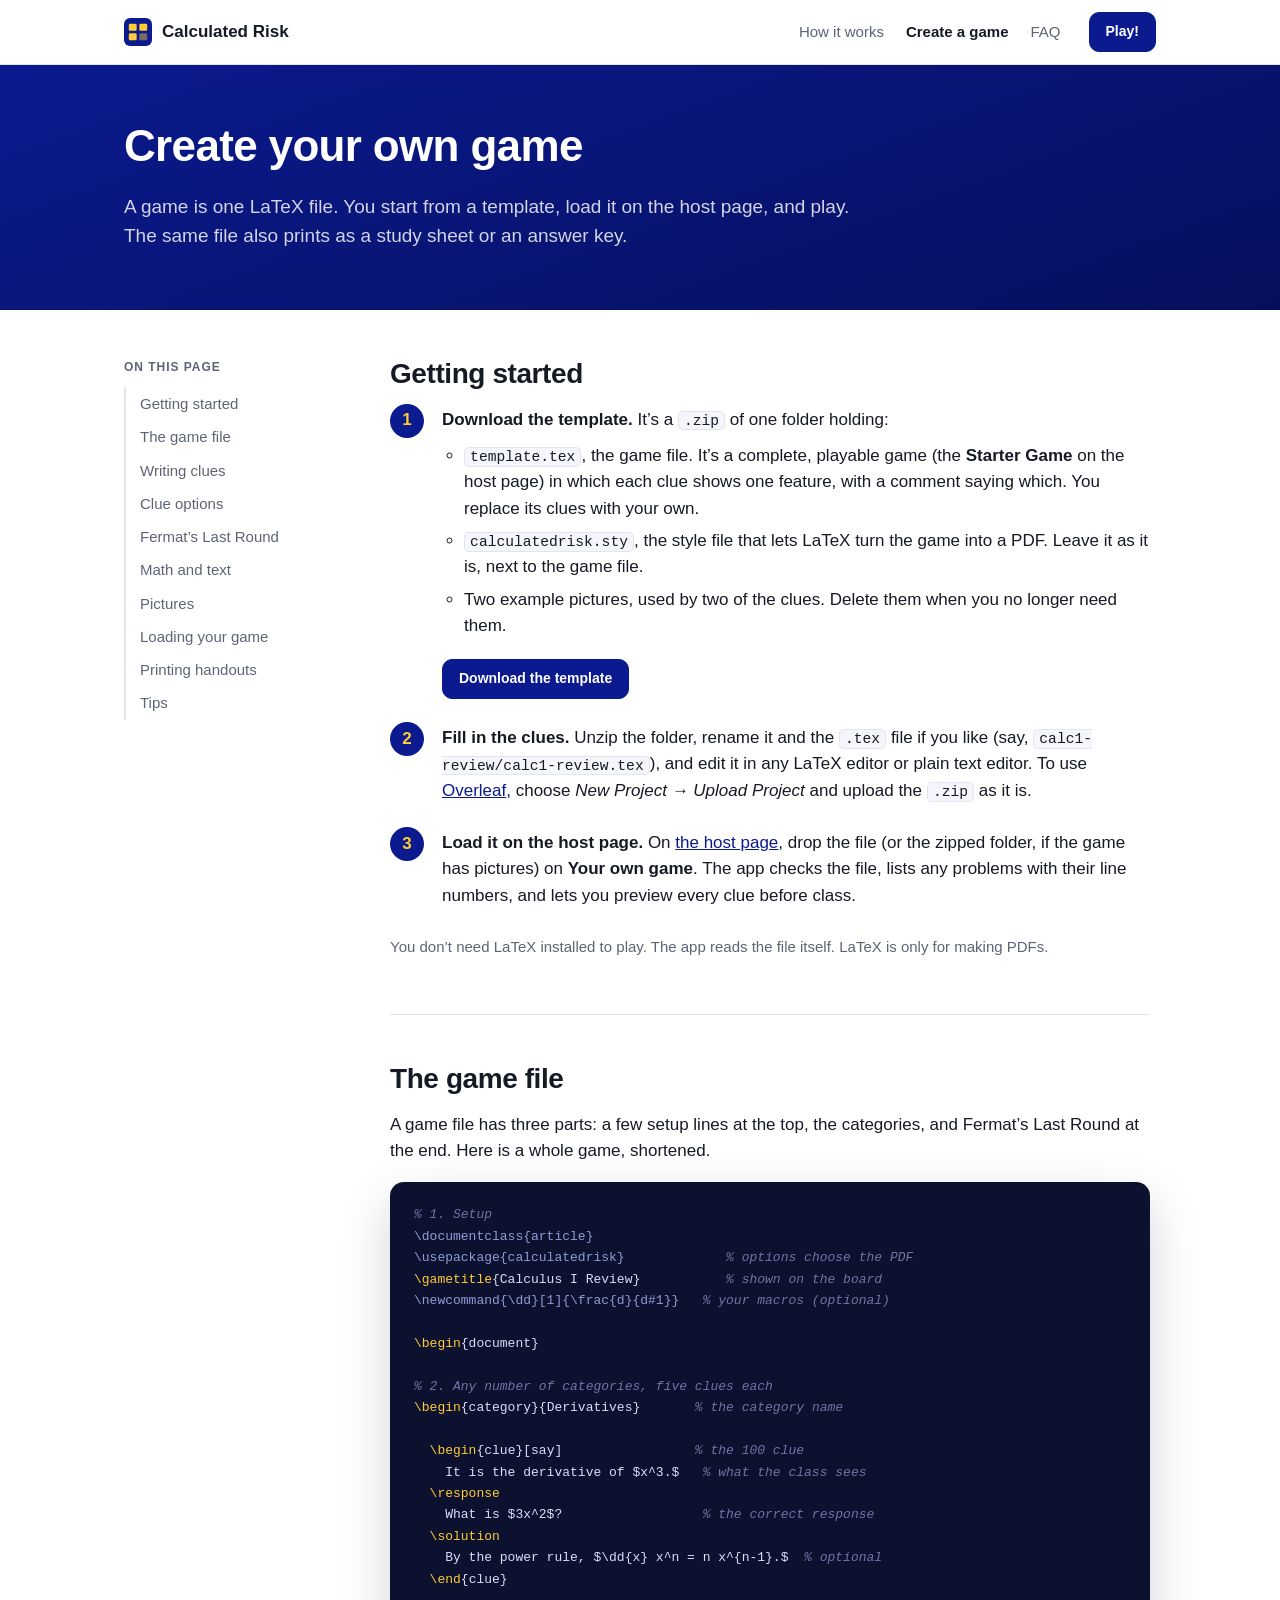
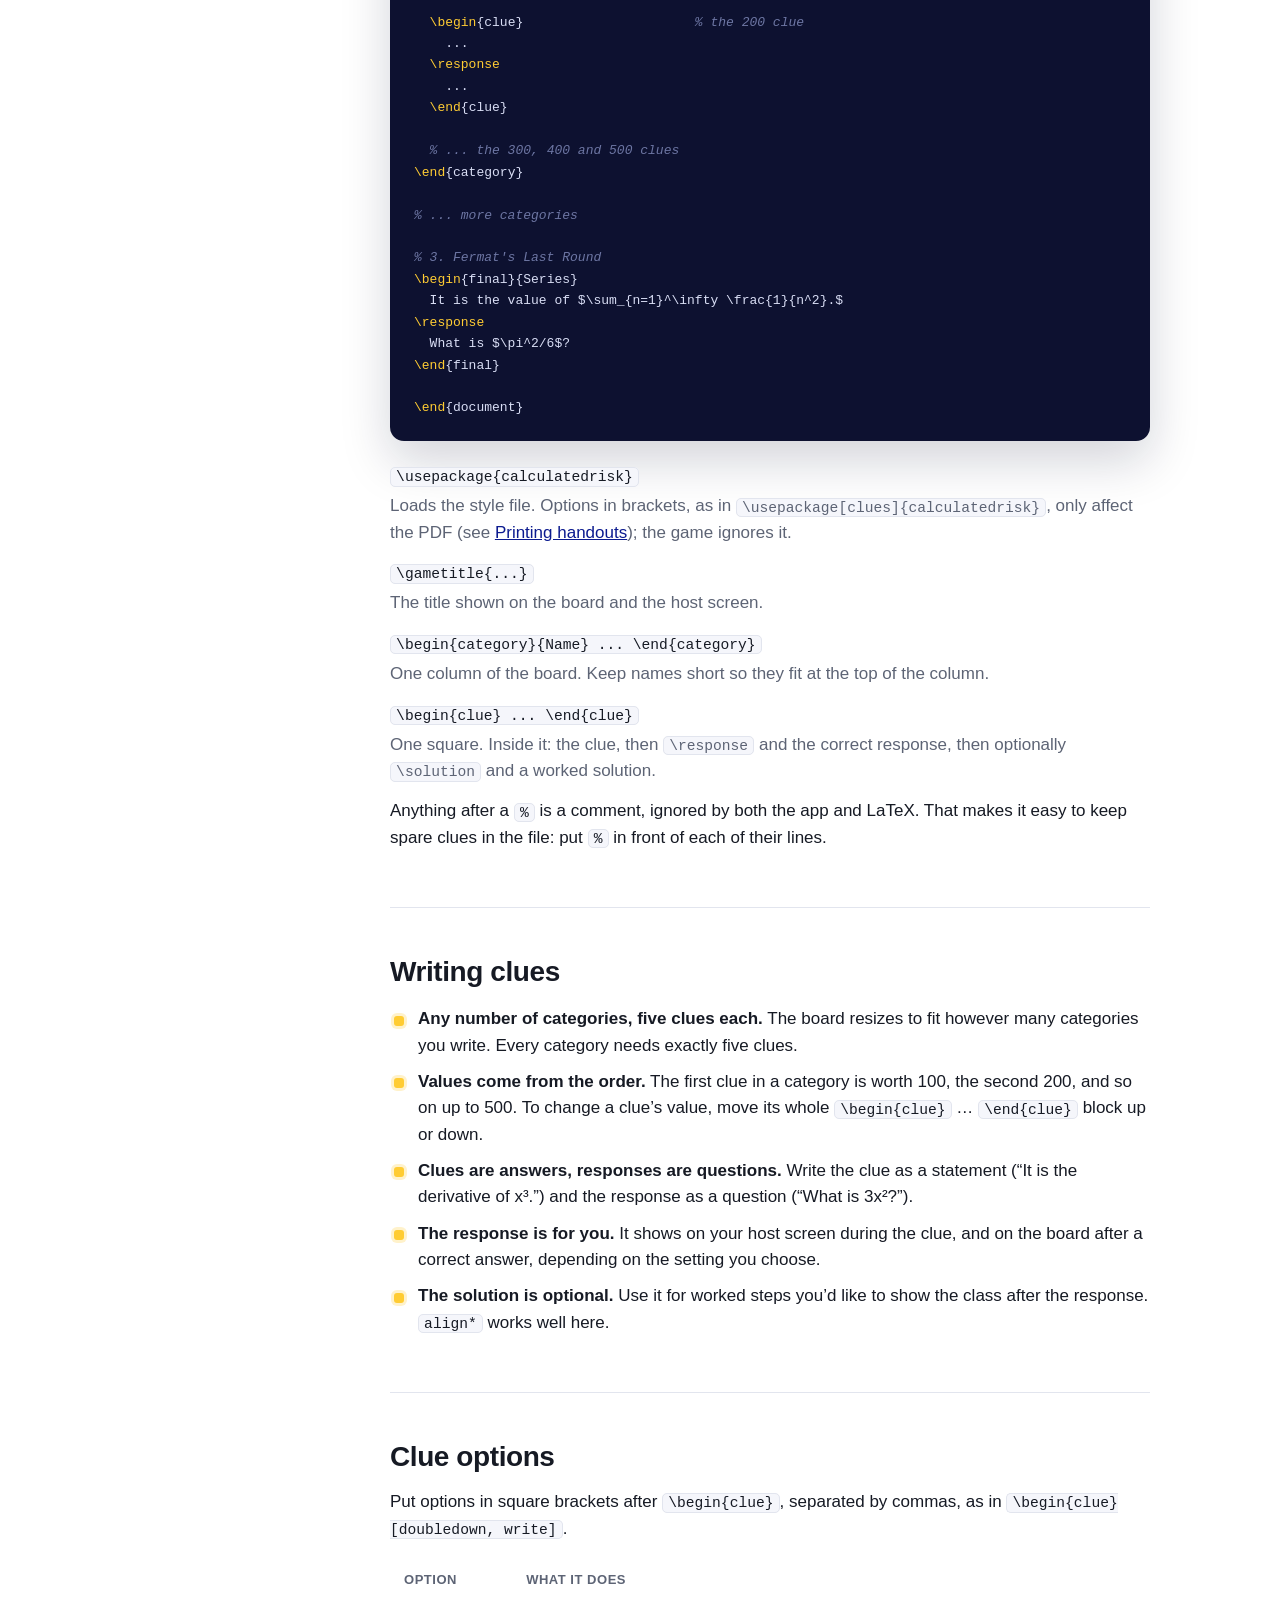
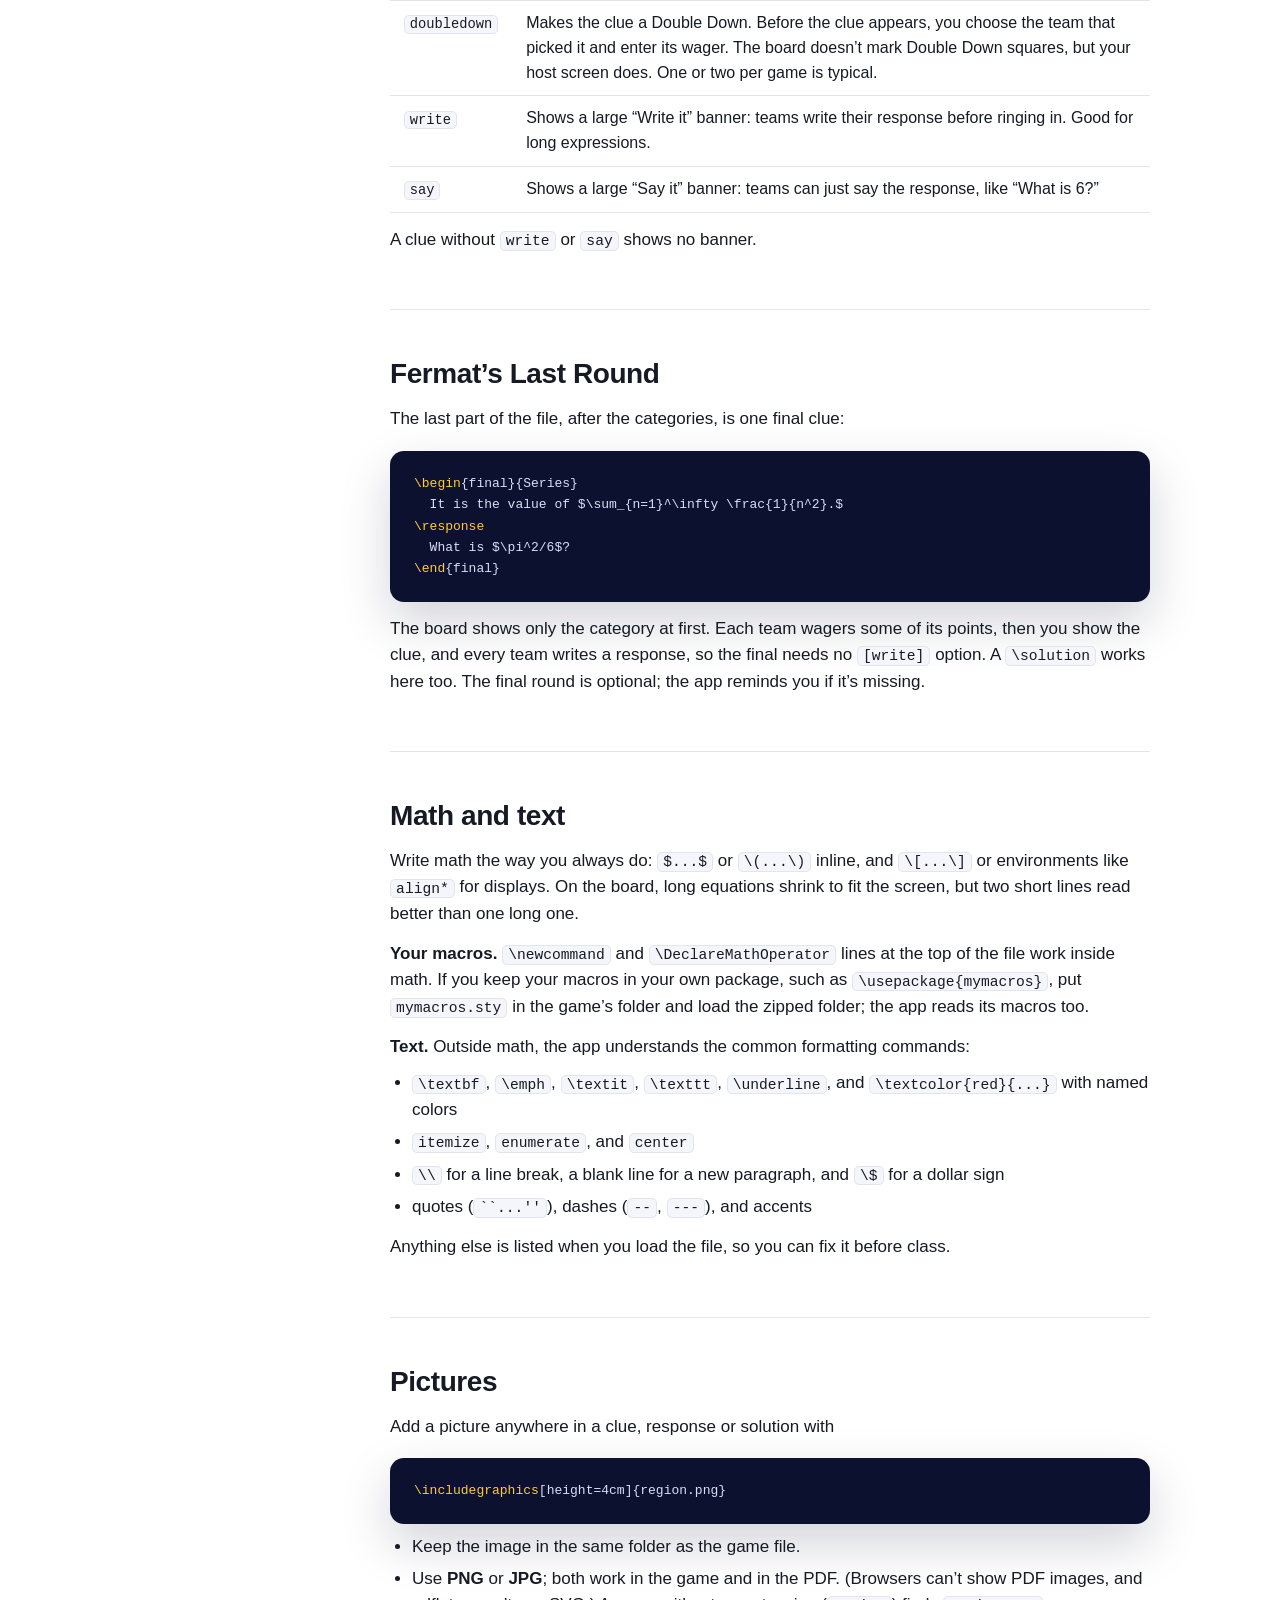
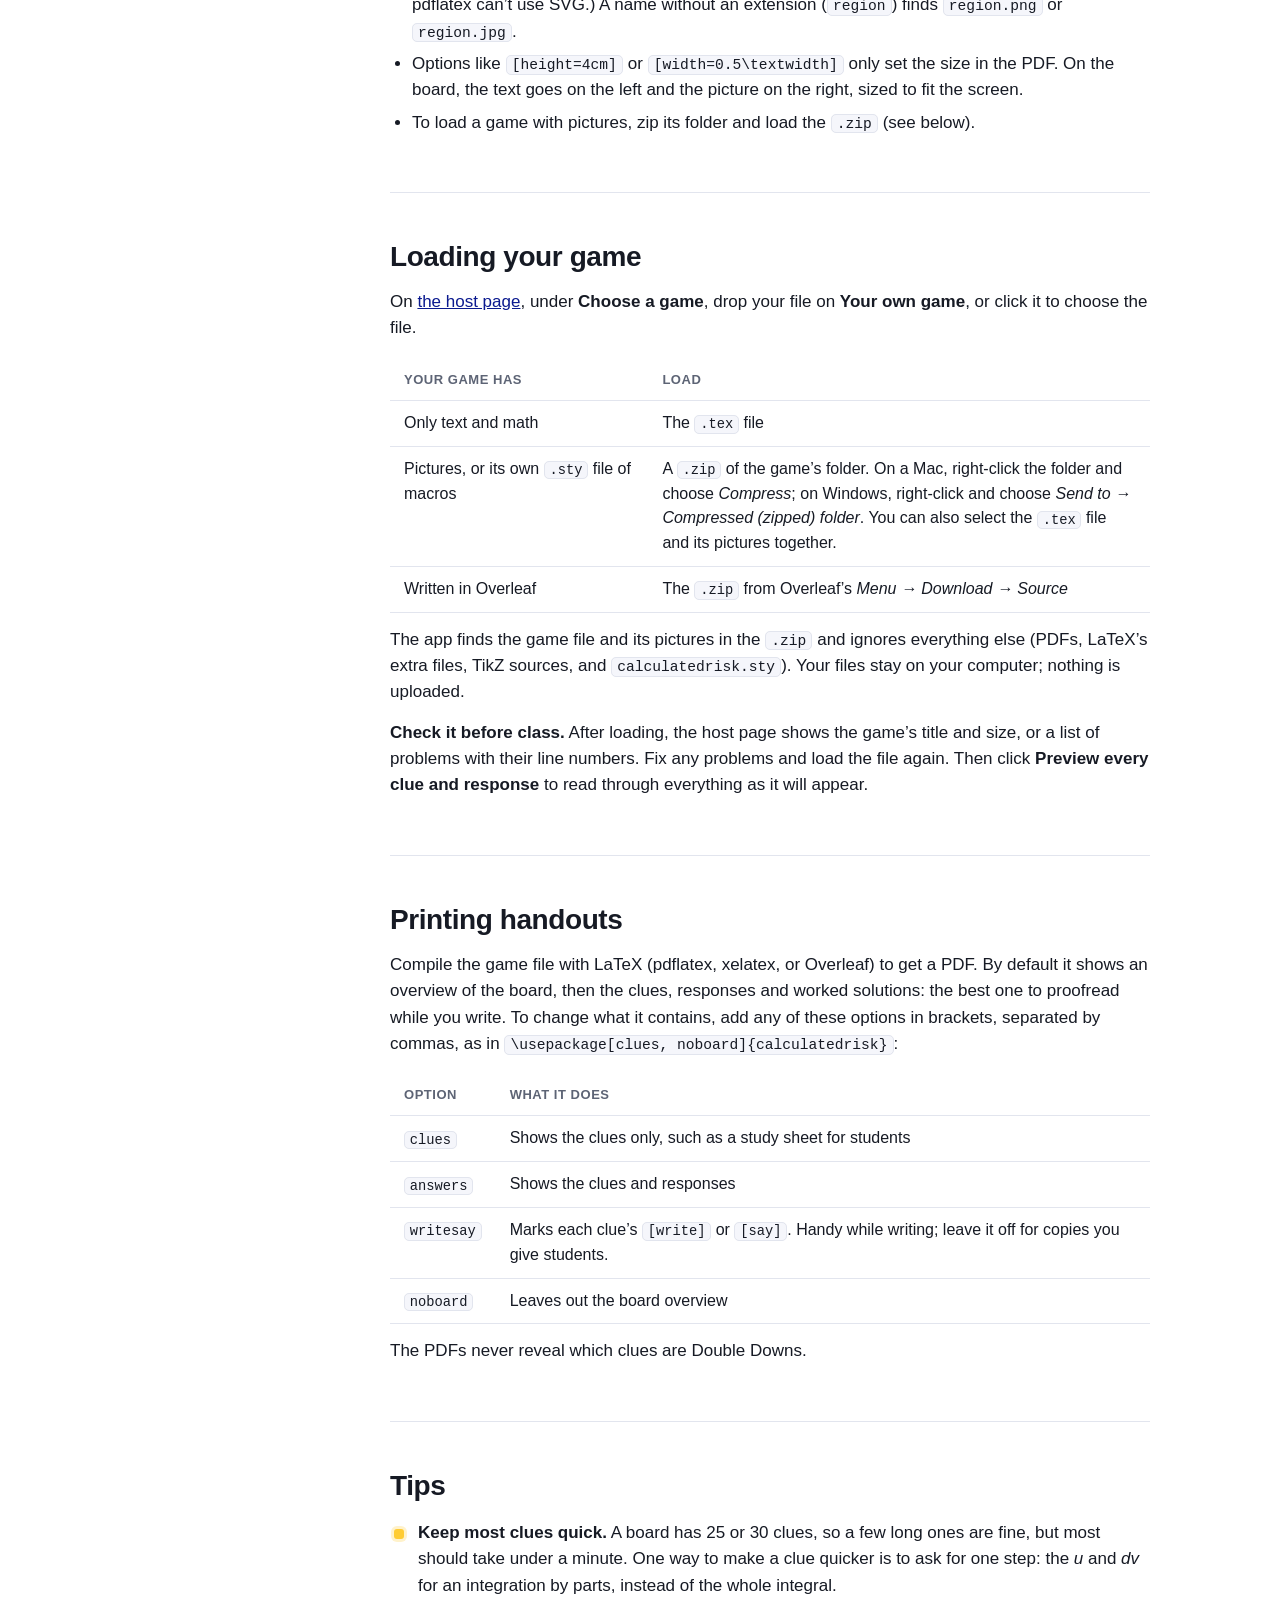
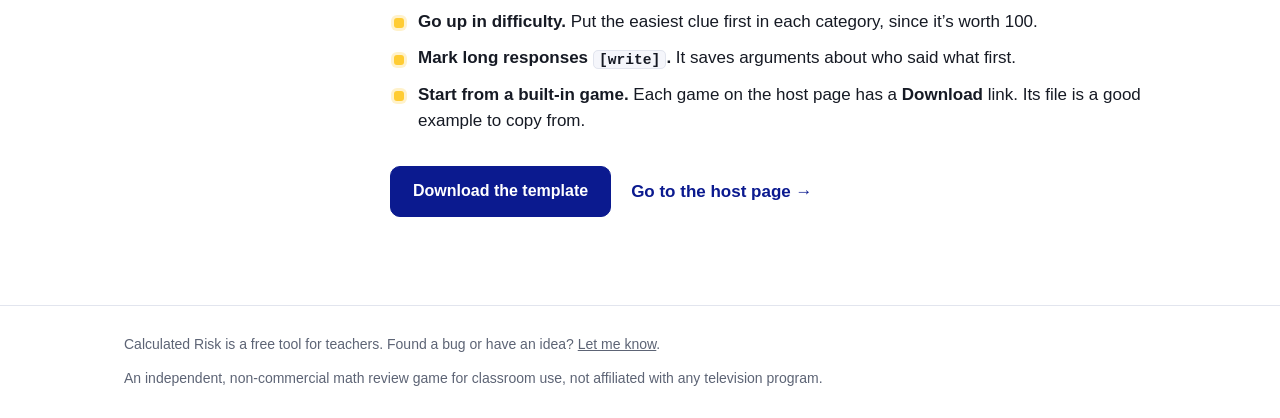
<file: guide.html>
<!doctype html>
<html lang="en">

<head>
  <meta charset="utf-8">
  <meta name="viewport" content="width=device-width, initial-scale=1">
  <title>Create a game · Calculated Risk</title>
  <meta name="description"
    content="How to write your own Calculated Risk game: the template, the parts of a game file, math and pictures, loading it, and printing handouts.">
  <link rel="icon" href="img/favicon.svg" type="image/svg+xml">
  <link rel="stylesheet" href="css/landing.css">
  <script type="module">
    import { downloadGameFromButton } from './js/files.js';
    for (const btn of document.querySelectorAll('[data-download-template]')) {
      btn.addEventListener('click', () => downloadGameFromButton('template/template.tex', btn));
    }
  </script>
</head>

<body>
  <header class="nav">
    <div class="wrap nav-inner">
      <a href="./" class="brand"><img src="img/favicon.svg" alt="" width="28" height="28"> Calculated Risk</a>
      <nav class="nav-links" aria-label="Site">
        <a href="./#how">How it works</a>
        <a href="guide.html" aria-current="page">Create a game</a>
        <a href="./#faq">FAQ</a>
      </nav>
      <a href="host.html" class="button button-small">Play!</a>
    </div>
  </header>

  <main class="guide-page">
    <div class="guide-hero">
      <div class="wrap">
        <h1>Create your own game</h1>
        <p class="lede">A game is one LaTeX file. You start from a template, load it on the host page, and play. The same
          file also prints as a study sheet or an answer key.</p>
      </div>
    </div>

    <div class="wrap guide">
      <nav class="guide-toc" aria-label="On this page">
        <p class="guide-toc-title">On this page</p>
        <ol>
          <li><a href="#start">Getting started</a></li>
          <li><a href="#file">The game file</a></li>
          <li><a href="#clues">Writing clues</a></li>
          <li><a href="#options">Clue options</a></li>
          <li><a href="#final">Fermat’s Last Round</a></li>
          <li><a href="#math">Math and text</a></li>
          <li><a href="#pictures">Pictures</a></li>
          <li><a href="#load">Loading your game</a></li>
          <li><a href="#print">Printing handouts</a></li>
          <li><a href="#tips">Tips</a></li>
        </ol>
      </nav>

      <article class="guide-body">

        <section id="start">
          <h2>Getting started</h2>
          <ol class="guide-steps">
            <li>
              <strong>Download the template.</strong> It’s a <code>.zip</code> of one folder holding:
              <ul>
                <li><code>template.tex</code>, the game file. It’s a complete, playable game (the
                  <strong>Starter Game</strong> on the host page) in which each clue shows one feature, with a comment
                  saying which. You replace its clues with your own.</li>
                <li><code>calculatedrisk.sty</code>, the style file that lets LaTeX turn the game into a PDF. Leave it
                  as it is, next to the game file.</li>
                <li>Two example pictures, used by two of the clues. Delete them when you no longer need them.</li>
              </ul>
              <button class="button button-small guide-inline-button" data-download-template>Download the
                template</button>
            </li>
            <li>
              <strong>Fill in the clues.</strong> Unzip the folder, rename it and the <code>.tex</code> file if you like
              (say, <code>calc1-review/calc1-review.tex</code>), and edit it in any LaTeX editor or plain text editor.
              To use <a href="https://www.overleaf.com">Overleaf</a>, choose <em>New Project → Upload Project</em> and
              upload the <code>.zip</code> as it is.
            </li>
            <li>
              <strong>Load it on the host page.</strong> On <a href="host.html">the host page</a>, drop the file (or the
              zipped folder, if the game has pictures) on <strong>Your own game</strong>. The app checks the file,
              lists any problems with their line numbers, and lets you preview every clue before class.
            </li>
          </ol>
          <p class="guide-note">You don’t need LaTeX installed to play. The app reads the file itself. LaTeX is only for
            making PDFs.</p>
        </section>

        <section id="file">
          <h2>The game file</h2>
          <p>A game file has three parts: a few setup lines at the top, the categories, and Fermat’s Last Round at the
            end. Here is a whole game, shortened.</p>
          <pre class="code guide-code" aria-label="An example game file"><code><span class="m">% 1. Setup</span>
<span class="c">\documentclass{article}</span>
<span class="c">\usepackage{calculatedrisk}</span>             <span class="m">% options choose the PDF</span>
<span class="k">\gametitle</span>{Calculus I Review}           <span class="m">% shown on the board</span>
<span class="c">\newcommand{\dd}[1]{\frac{d}{d#1}}</span>   <span class="m">% your macros (optional)</span>

<span class="k">\begin</span>{document}

<span class="m">% 2. Any number of categories, five clues each</span>
<span class="k">\begin</span>{category}{Derivatives}       <span class="m">% the category name</span>

  <span class="k">\begin</span>{clue}[say]                 <span class="m">% the 100 clue</span>
    It is the derivative of $x^3.$   <span class="m">% what the class sees</span>
  <span class="k">\response</span>
    What is $3x^2$?                  <span class="m">% the correct response</span>
  <span class="k">\solution</span>
    By the power rule, $\dd{x} x^n = n x^{n-1}.$  <span class="m">% optional</span>
  <span class="k">\end</span>{clue}

  <span class="k">\begin</span>{clue}                      <span class="m">% the 200 clue</span>
    ...
  <span class="k">\response</span>
    ...
  <span class="k">\end</span>{clue}

  <span class="m">% ... the 300, 400 and 500 clues</span>
<span class="k">\end</span>{category}

<span class="m">% ... more categories</span>

<span class="m">% 3. Fermat's Last Round</span>
<span class="k">\begin</span>{final}{Series}
  It is the value of $\sum_{n=1}^\infty \frac{1}{n^2}.$
<span class="k">\response</span>
  What is $\pi^2/6$?
<span class="k">\end</span>{final}

<span class="k">\end</span>{document}</code></pre>
          <dl class="guide-defs">
            <dt><code>\usepackage{calculatedrisk}</code></dt>
            <dd>Loads the style file. Options in brackets, as in <code>\usepackage[clues]{calculatedrisk}</code>, only affect the PDF (see <a href="#print">Printing
                handouts</a>); the game ignores it.</dd>
            <dt><code>\gametitle{...}</code></dt>
            <dd>The title shown on the board and the host screen.</dd>
            <dt><code>\begin{category}{Name} ... \end{category}</code></dt>
            <dd>One column of the board. Keep names short so they fit at the top of the column.</dd>
            <dt><code>\begin{clue} ... \end{clue}</code></dt>
            <dd>One square. Inside it: the clue, then <code>\response</code> and the correct response, then optionally
              <code>\solution</code> and a worked solution.</dd>
          </dl>
          <p>Anything after a <code>%</code> is a comment, ignored by both the app and LaTeX. That makes it easy to keep
            spare clues in the file: put <code>%</code> in front of each of their lines.</p>
        </section>

        <section id="clues">
          <h2>Writing clues</h2>
          <ul class="checklist">
            <li><strong>Any number of categories, five clues each.</strong> The board resizes to fit however many
              categories you write. Every category needs exactly five clues.</li>
            <li><strong>Values come from the order.</strong> The first clue in a category is worth 100, the second 200,
              and so on up to 500. To change a clue’s value, move its whole <code>\begin{clue}</code> …
              <code>\end{clue}</code> block up or down.</li>
            <li><strong>Clues are answers, responses are questions.</strong> Write the clue as a statement (“It is the
              derivative of <span class="nowrap">x³.”</span>) and the response as a question (“What is 3x²?”).</li>
            <li><strong>The response is for you.</strong> It shows on your host screen during the clue, and on the
              board after a correct answer, depending on the setting you choose.</li>
            <li><strong>The solution is optional.</strong> Use it for worked steps you’d like to show the class after
              the response. <code>align*</code> works well here.</li>
          </ul>
        </section>

        <section id="options">
          <h2>Clue options</h2>
          <p>Put options in square brackets after <code>\begin{clue}</code>, separated by commas, as in
            <code>\begin{clue}[doubledown, write]</code>.</p>
          <table class="guide-table keys">
            <thead>
              <tr><th>Option</th><th>What it does</th></tr>
            </thead>
            <tbody>
              <tr>
                <td><code>doubledown</code></td>
                <td>Makes the clue a Double Down. Before the clue appears, you choose the team that picked it and
                  enter its wager. The board doesn’t mark Double Down squares, but your host screen does. One or two per game is
                  typical.</td>
              </tr>
              <tr>
                <td><code>write</code></td>
                <td>Shows a large “Write it” banner: teams write their response before ringing in. Good for long
                  expressions.</td>
              </tr>
              <tr>
                <td><code>say</code></td>
                <td>Shows a large “Say it” banner: teams can just say the response, like “What is 6?”</td>
              </tr>
            </tbody>
          </table>
          <p>A clue without <code>write</code> or <code>say</code> shows no banner.</p>
        </section>

        <section id="final">
          <h2>Fermat’s Last Round</h2>
          <p>The last part of the file, after the categories, is one final clue:</p>
          <pre class="code guide-code"><code><span class="k">\begin</span>{final}{Series}
  It is the value of $\sum_{n=1}^\infty \frac{1}{n^2}.$
<span class="k">\response</span>
  What is $\pi^2/6$?
<span class="k">\end</span>{final}</code></pre>
          <p>The board shows only the category at first. Each team wagers some of its points, then you show the clue,
            and every team writes a response, so the final needs no <code>[write]</code> option. A
            <code>\solution</code> works here too. The final round is optional; the app reminds you if it’s
            missing.</p>
        </section>

        <section id="math">
          <h2>Math and text</h2>
          <p>Write math the way you always do: <code>$...$</code> or <code>\(...\)</code> inline, and
            <code>\[...\]</code> or environments like <code>align*</code> for displays. On the board, long equations
            shrink to fit the screen, but two short lines read better than one long one.</p>
          <p><strong>Your macros.</strong> <code>\newcommand</code> and <code>\DeclareMathOperator</code> lines at the top
            of the file work inside math. If you keep your macros in your own package, such as
            <code>\usepackage{mymacros}</code>, put <code>mymacros.sty</code> in the game’s folder and load the zipped
            folder; the app reads its macros too.</p>
          <p><strong>Text.</strong> Outside math, the app understands the common formatting commands:</p>
          <ul class="guide-list">
            <li><code>\textbf</code>, <code>\emph</code>, <code>\textit</code>, <code>\texttt</code>,
              <code>\underline</code>, and <code>\textcolor{red}{...}</code> with named colors</li>
            <li><code>itemize</code>, <code>enumerate</code>, and <code>center</code></li>
            <li><code>\\</code> for a line break, a blank line for a new paragraph, and <code>\$</code> for a dollar
              sign</li>
            <li>quotes (<code>``...''</code>), dashes (<code>--</code>, <code>---</code>), and accents</li>
          </ul>
          <p>Anything else is listed when you load the file, so you can fix it before class.</p>
        </section>

        <section id="pictures">
          <h2>Pictures</h2>
          <p>Add a picture anywhere in a clue, response or solution with</p>
          <pre class="code guide-code"><code><span class="k">\includegraphics</span>[height=4cm]{region.png}</code></pre>
          <ul class="guide-list">
            <li>Keep the image in the same folder as the game file.</li>
            <li>Use <strong>PNG</strong> or <strong>JPG</strong>; both work in the game and in the PDF. (Browsers
              can’t show PDF images, and pdflatex can’t use SVG.) A name without an extension
              (<code>region</code>) finds <code>region.png</code> or <code>region.jpg</code>.</li>
            <li>Options like <code>[height=4cm]</code> or <code>[width=0.5\textwidth]</code> only set the size in the
              PDF. On the board, the text goes on the left and the picture on the right, sized to fit the screen.</li>
            <li>To load a game with pictures, zip its folder and load the <code>.zip</code> (see below).</li>
          </ul>
        </section>

        <section id="load">
          <h2>Loading your game</h2>
          <p>On <a href="host.html">the host page</a>, under <strong>Choose a game</strong>, drop your file on
            <strong>Your own game</strong>, or click it to choose the file.</p>
          <table class="guide-table">
            <thead>
              <tr><th>Your game has</th><th>Load</th></tr>
            </thead>
            <tbody>
              <tr>
                <td>Only text and math</td>
                <td>The <code>.tex</code> file</td>
              </tr>
              <tr>
                <td>Pictures, or its own <code>.sty</code> file of macros</td>
                <td>A <code>.zip</code> of the game’s folder. On a Mac, right-click the folder and choose
                  <em>Compress</em>; on Windows, right-click and choose <em>Send to → Compressed (zipped)
                    folder</em>. You can also select the <code>.tex</code> file and its pictures together.</td>
              </tr>
              <tr>
                <td>Written in Overleaf</td>
                <td>The <code>.zip</code> from Overleaf’s <em>Menu → Download → Source</em></td>
              </tr>
            </tbody>
          </table>
          <p>The app finds the game file and its pictures in the <code>.zip</code> and ignores everything else (PDFs,
            LaTeX’s extra files, TikZ sources, and <code>calculatedrisk.sty</code>). Your files stay on your computer;
            nothing is uploaded.</p>
          <p><strong>Check it before class.</strong> After loading, the host page shows the game’s title and size, or a
            list of problems with their line numbers. Fix any problems and load the file again. Then click
            <strong>Preview every clue and response</strong> to read through everything as it will appear.</p>
        </section>

        <section id="print">
          <h2>Printing handouts</h2>
          <p>Compile the game file with LaTeX (pdflatex, xelatex, or Overleaf) to get a PDF. By default it shows an
            overview of the board, then the clues, responses and worked solutions: the best one to proofread while you
            write. To change what it contains, add any of these options in brackets, separated by commas, as in
            <code>\usepackage[clues, noboard]{calculatedrisk}</code>:</p>
          <table class="guide-table keys">
            <thead>
              <tr><th>Option</th><th>What it does</th></tr>
            </thead>
            <tbody>
              <tr><td><code>clues</code></td><td>Shows the clues only, such as a study sheet for students</td></tr>
              <tr><td><code>answers</code></td><td>Shows the clues and responses</td></tr>
              <tr><td><code>writesay</code></td><td>Marks each clue’s <code>[write]</code> or <code>[say]</code>.
                  Handy while writing; leave it off for copies you give students.</td></tr>
              <tr><td><code>noboard</code></td><td>Leaves out the board overview</td></tr>
            </tbody>
          </table>
          <p>The PDFs never reveal which clues are Double Downs.</p>
        </section>

        <section id="tips">
          <h2>Tips</h2>
          <ul class="checklist">
            <li><strong>Keep most clues quick.</strong> A board has 25 or 30 clues, so a few long ones are fine, but
              most should take under a minute. One way to make a clue quicker is to ask for one step: the
              <em>u</em> and <em>dv</em> for an integration by parts, instead of the whole integral.</li>
            <li><strong>Go up in difficulty.</strong> Put the easiest clue first in each category, since it’s worth
              100.</li>
            <li><strong>Mark long responses <code>[write]</code>.</strong> It saves arguments about who said what
              first.</li>
            <li><strong>Start from a built-in game.</strong> Each game on the host page has a <strong>Download</strong>
              link. Its file is a good example to copy from.</li>
          </ul>
          <div class="guide-end">
            <button class="button" data-download-template>Download the template</button>
            <a href="host.html" class="text-link">Go to the host page →</a>
          </div>
        </section>

      </article>
    </div>
  </main>

  <footer class="footer">
    <div class="wrap footer-inner">
      <span>Calculated Risk is a free tool for teachers. Found a bug or have an idea? <a href="https://github.com/divisbyzero/calculated-risk/issues/new/choose">Let me know</a>.</span>
      <span>An independent, non-commercial math review game for classroom use, not affiliated with any television
        program.</span>
    </div>
  </footer>
</body>

</html>
</file>
<file: css/landing.css>
/* Landing page */

:root {
  --navy: #0b1a8f;
  --navy-deep: #060f5c;
  --gold: #ffcc33;
  --ink: #161a24;
  --muted: #5d6475;
  --line: #e2e5ee;
  --tint: #f5f6fb;
  --radius: 14px;
  --wrap: 1080px;
}

* { box-sizing: border-box; }

html { scroll-behavior: smooth; }

body {
  margin: 0;
  color: var(--ink);
  background: #fff;
  font-family: -apple-system, BlinkMacSystemFont, "Segoe UI", "Helvetica Neue", Arial, sans-serif;
  font-size: 17px;
  line-height: 1.55;
  -webkit-font-smoothing: antialiased;
}

h1, h2, h3 { line-height: 1.15; letter-spacing: -0.015em; margin: 0; }
p { margin: 0; }
a { color: var(--navy); }
code {
  font-family: "SF Mono", Menlo, Consolas, monospace;
  font-size: 0.86em;
  background: var(--tint);
  border: 1px solid var(--line);
  border-radius: 5px;
  padding: 0.05em 0.35em;
}
kbd {
  font-family: inherit;
  font-size: 0.88em;
  border: 1px solid var(--line);
  border-bottom-width: 2px;
  border-radius: 5px;
  padding: 0 0.35em;
  background: #fff;
}

.wrap { max-width: var(--wrap); margin: 0 auto; padding: 0 24px; }

/* ---- Buttons ---- */

.button {
  display: inline-flex;
  white-space: nowrap;
  align-items: center;
  gap: 8px;
  font: inherit;
  font-size: 16px;
  font-weight: 600;
  padding: 12px 22px;
  border-radius: 10px;
  border: 1px solid var(--navy);
  background: var(--navy);
  color: #fff;
  text-decoration: none;
  cursor: pointer;
  transition: transform 0.15s ease, box-shadow 0.15s ease, background 0.15s ease;
}
.button:hover { transform: translateY(-1px); box-shadow: 0 6px 18px rgba(11, 26, 143, 0.22); }
.button:disabled { opacity: 0.6; cursor: default; transform: none; box-shadow: none; }
.button-small { font-size: 14px; padding: 8px 16px; }
.button-gold { background: var(--gold); border-color: var(--gold); color: var(--navy-deep); }
.button-gold:hover { box-shadow: 0 6px 22px rgba(255, 204, 51, 0.35); }
.button-ghost { background: transparent; border-color: rgba(255, 255, 255, 0.45); color: #fff; }
.button-ghost:hover { background: rgba(255, 255, 255, 0.08); box-shadow: none; }

.text-link { font-weight: 600; text-decoration: none; }
.text-link:hover { text-decoration: underline; }

/* ---- Navigation ---- */

.nav {
  position: sticky;
  top: 0;
  z-index: 10;
  background: rgba(255, 255, 255, 0.92);
  backdrop-filter: saturate(1.4) blur(10px);
  -webkit-backdrop-filter: saturate(1.4) blur(10px);
  border-bottom: 1px solid var(--line);
}
.nav-inner { display: flex; align-items: center; gap: 28px; height: 64px; }
.brand { white-space: nowrap; display: flex; align-items: center; gap: 10px; font-weight: 700; color: var(--ink); text-decoration: none; font-size: 17px; }
.nav-links { display: flex; gap: 22px; margin-left: auto; }
.nav-links a { color: var(--muted); text-decoration: none; font-size: 15px; }
.nav-links a:hover { color: var(--ink); }

/* ---- Hero ---- */

.hero {
  background:
    radial-gradient(900px 420px at 85% 10%, rgba(255, 204, 51, 0.12), transparent 60%),
    linear-gradient(160deg, var(--navy) 0%, var(--navy-deep) 100%);
  color: #fff;
  padding: 84px 0 92px;
  overflow: hidden;
}
.hero-inner { display: grid; grid-template-columns: 1.1fr 1fr; gap: 64px; align-items: center; }
.hero-inner > *, .write > * { min-width: 0; }
.eyebrow { color: var(--gold); font-weight: 700; letter-spacing: 0.08em; text-transform: uppercase; font-size: 15px; margin-bottom: 14px; }
.hero h1 { font-size: clamp(36px, 4.4vw, 52px); font-weight: 800; }
.lede { font-size: 19px; color: rgba(255, 255, 255, 0.82); margin-top: 20px; max-width: 34em; }
.hero-actions { display: flex; gap: 12px; flex-wrap: wrap; margin-top: 32px; }
.hero-note { margin-top: 18px; font-size: 14px; color: rgba(255, 255, 255, 0.6); }

/* A small picture of the game, built from HTML so it stays crisp. */
.hero-visual { position: relative; padding: 0 0 64px; }
.mock-frame {
  background: #000;
  border-radius: 12px;
  padding: 6px;
  box-shadow: 0 30px 60px rgba(0, 0, 0, 0.35);
  transform: rotate(-1.5deg);
}
.mock-board { display: grid; grid-template-columns: repeat(4, 1fr); gap: 6px; }
.mock-cat, .mock-cell {
  background: var(--navy);
  border-radius: 5px;
  display: flex;
  align-items: center;
  justify-content: center;
  text-align: center;
}
.mock-cat { font-size: 12px; font-weight: 700; letter-spacing: 0.04em; text-transform: uppercase; padding: 12px 4px; }
.mock-cell { color: var(--gold); font-weight: 800; font-size: 24px; height: 58px; text-shadow: 2px 2px 0 #000; }
.mock-cell.used { background: #0a1366; }
.mock-clue {
  position: absolute;
  right: -22px;
  bottom: 0;
  width: 72%;
  background: var(--navy);
  border: 6px solid #000;
  border-radius: 14px;
  padding: 16px 18px 20px;
  text-align: center;
  box-shadow: 0 24px 50px rgba(0, 0, 0, 0.5);
  transform: rotate(1.5deg);
  animation: rise 0.7s 0.2s cubic-bezier(0.2, 0.8, 0.2, 1) both;
}
.mock-clue-head { margin-bottom: 10px; color: var(--gold); font-size: 12px; font-weight: 700; letter-spacing: 0.08em; text-transform: uppercase; }
.mock-clue-text { font-family: Georgia, "Times New Roman", serif; font-size: 21px; line-height: 1.35; }

@keyframes rise {
  from { opacity: 0; transform: translateY(16px) rotate(1.5deg); }
  to { opacity: 1; transform: translateY(0) rotate(1.5deg); }
}

/* ---- Sections ---- */

.section { padding: 88px 0; }
.section-tint { background: var(--tint); }
.section-title { font-size: clamp(28px, 3.2vw, 36px); font-weight: 800; }
.section-lede { color: var(--muted); margin-top: 10px; font-size: 18px; }

.steps {
  list-style: none;
  padding: 0;
  margin: 40px 0 0;
  display: grid;
  grid-template-columns: repeat(3, 1fr);
  gap: 24px;
}
.steps li { padding: 4px 4px 0; }
.step-num {
  display: inline-flex;
  width: 36px;
  height: 36px;
  border-radius: 50%;
  align-items: center;
  justify-content: center;
  background: var(--navy);
  color: var(--gold);
  font-weight: 800;
  margin-bottom: 14px;
}
.steps h3 { font-size: 19px; margin-bottom: 8px; }
.steps p { color: var(--muted); font-size: 16px; }


/* ---- Write a game ---- */

.write { display: grid; grid-template-columns: 1fr 1fr; gap: 56px; align-items: start; }
.write-text p { color: var(--muted); margin-top: 16px; }
.checklist { list-style: none; padding: 0; margin: 22px 0 0; }
.checklist li { position: relative; padding-left: 28px; margin: 10px 0; }
.checklist li::before {
  content: "";
  position: absolute;
  left: 4px;
  top: 0.55em;
  width: 10px;
  height: 10px;
  border-radius: 3px;
  background: var(--gold);
  box-shadow: 0 0 0 3px rgba(255, 204, 51, 0.25);
}
.write-steps { counter-reset: step; list-style: none; padding: 0; margin: 24px 0 0; }
.write-steps li { counter-increment: step; position: relative; padding-left: 44px; margin: 14px 0; color: var(--muted); }
.write-steps li strong { color: var(--ink); }
.write-steps li::before {
  content: counter(step);
  position: absolute;
  left: 0;
  top: 0;
  width: 28px;
  height: 28px;
  border-radius: 50%;
  display: flex;
  align-items: center;
  justify-content: center;
  background: var(--navy);
  color: var(--gold);
  font-size: 14px;
  font-weight: 800;
}
.write-actions { display: flex; align-items: center; gap: 20px; flex-wrap: wrap; margin-top: 28px; }
.fine { font-size: 14px; }

.code {
  margin: 0;
  background: #0d1130;
  color: #d9def5;
  border-radius: var(--radius);
  padding: 22px 24px;
  font-family: "SF Mono", Menlo, Consolas, monospace;
  font-size: 13.5px;
  line-height: 1.65;
  overflow-x: auto;
  box-shadow: 0 20px 50px rgba(13, 17, 48, 0.18);
}
.code code { background: none; border: 0; padding: 0; font-size: inherit; color: inherit; }
.code .k { color: var(--gold); }
.code .c { color: #8f9bd6; }
.code .m { color: #6d76a3; font-style: italic; }

/* ---- FAQ ---- */

.faq details { max-width: 780px; }
.faq .section-title { margin-bottom: 26px; }
.faq details {
  background: #fff;
  border: 1px solid var(--line);
  border-radius: 12px;
  margin: 10px 0;
  padding: 0 22px;
  transition: box-shadow 0.2s ease;
}
.faq details[open] { box-shadow: 0 8px 24px rgba(22, 26, 36, 0.06); }
.faq summary {
  cursor: pointer;
  font-weight: 600;
  padding: 18px 0;
  list-style: none;
  display: flex;
  justify-content: space-between;
  gap: 16px;
}
.faq summary::-webkit-details-marker { display: none; }
.faq summary::after { content: "+"; color: var(--muted); font-weight: 400; font-size: 22px; line-height: 1; transition: transform 0.2s ease; }
.faq details[open] summary::after { transform: rotate(45deg); }
.faq details p { color: var(--muted); padding-bottom: 20px; }

/* ---- Footer ---- */

.footer { padding: 28px 0; font-size: 14px; color: var(--muted); border-top: 1px solid var(--line); }
.footer-inner { display: flex; justify-content: space-between; gap: 12px; flex-wrap: wrap; }
.footer a { color: inherit; }
.footer a:hover { color: var(--ink); }

/* ---- Small screens ---- */

@media (max-width: 900px) {
  .hero { padding: 56px 0 64px; }
  .hero-inner, .write { grid-template-columns: 1fr; gap: 44px; }
  .hero-visual { max-width: 520px; }
  .steps { grid-template-columns: 1fr; }
  .nav-links { display: none; }
  .nav-inner .button-small { margin-left: auto; }
  .mock-clue { right: -6px; width: 76%; }
  .mock-clue-text { font-size: 18px; }
  .section { padding: 64px 0; }
}

@media (max-width: 420px) {
  .brand { font-size: 15px; gap: 8px; }
  .nav-inner { gap: 12px; }
}

@media (prefers-reduced-motion: reduce) {
  html { scroll-behavior: auto; }
  .mock-clue { animation: none; }
  .button { transition: none; }
  .button:hover { transform: none; }
}

/* ---- Guide page ---- */

.nav-links a[aria-current="page"] { color: var(--ink); font-weight: 600; }

.guide-hero {
  background: linear-gradient(160deg, var(--navy) 0%, var(--navy-deep) 100%);
  color: #fff;
  padding: 56px 0 60px;
}
.guide-hero h1 { font-size: clamp(32px, 4vw, 44px); font-weight: 800; }
.guide-hero .lede { max-width: 40em; }

.guide { display: grid; grid-template-columns: 210px minmax(0, 1fr); gap: 56px; padding-top: 48px; padding-bottom: 88px; }
.guide-toc { position: sticky; top: 88px; align-self: start; font-size: 15px; }
.guide-toc-title { color: var(--muted); font-size: 12px; font-weight: 700; letter-spacing: 0.08em; text-transform: uppercase; margin-bottom: 10px; }
.guide-toc ol { list-style: none; padding: 0; margin: 0; border-left: 2px solid var(--line); }
.guide-toc a { display: block; padding: 5px 0 5px 14px; margin-left: -2px; border-left: 2px solid transparent; color: var(--muted); text-decoration: none; }
.guide-toc a:hover { color: var(--ink); border-left-color: var(--gold); }

.guide-body { max-width: 760px; }
.guide-body section { scroll-margin-top: 84px; }
.guide-body section + section { margin-top: 56px; padding-top: 48px; border-top: 1px solid var(--line); }
.guide-body h2 { font-size: 28px; font-weight: 800; margin-bottom: 16px; }
.guide-body p { margin-top: 14px; }
.guide-body h2 + p { margin-top: 0; }
.guide-body .checklist { margin-top: 18px; }
.guide-note { color: var(--muted); font-size: 15px; }

.guide-steps { counter-reset: step; list-style: none; padding: 0; margin: 0; }
.guide-steps > li { counter-increment: step; position: relative; padding-left: 52px; margin: 0 0 26px; }
.guide-steps > li::before {
  content: counter(step);
  position: absolute;
  left: 0;
  top: -3px;
  width: 34px;
  height: 34px;
  border-radius: 50%;
  display: flex;
  align-items: center;
  justify-content: center;
  background: var(--navy);
  color: var(--gold);
  font-weight: 800;
}
.guide-steps ul, .guide-list { margin: 10px 0 0; padding-left: 22px; }
.guide-steps ul li, .guide-list li { margin: 6px 0; }
.guide-inline-button { margin-top: 14px; }

.guide-code { margin-top: 18px; font-size: 13px; white-space: pre; }

.guide-defs { margin: 22px 0 0; }
.guide-defs dt { margin-top: 14px; }
.guide-defs dd { margin: 4px 0 0 0; color: var(--muted); }

.guide-table { width: 100%; border-collapse: collapse; margin-top: 18px; font-size: 16px; }
.guide-table th, .guide-table td { text-align: left; vertical-align: top; padding: 10px 14px; border-bottom: 1px solid var(--line); }
.guide-table th { font-size: 13px; color: var(--muted); font-weight: 700; letter-spacing: 0.04em; text-transform: uppercase; }
.guide-table.keys td:first-child { white-space: nowrap; width: 1%; }
.guide-table:not(.keys) td:first-child { width: 34%; }
.guide-table + .guide-table { margin-top: 8px; }

.guide-end { display: flex; align-items: center; gap: 20px; flex-wrap: wrap; margin-top: 32px; }
.nowrap { white-space: nowrap; }

@media (max-width: 900px) {
  .guide { grid-template-columns: minmax(0, 1fr); gap: 0; padding-top: 32px; }
  .guide-toc { display: none; }
  .guide-table.keys td:first-child { white-space: normal; }
}
</file>
